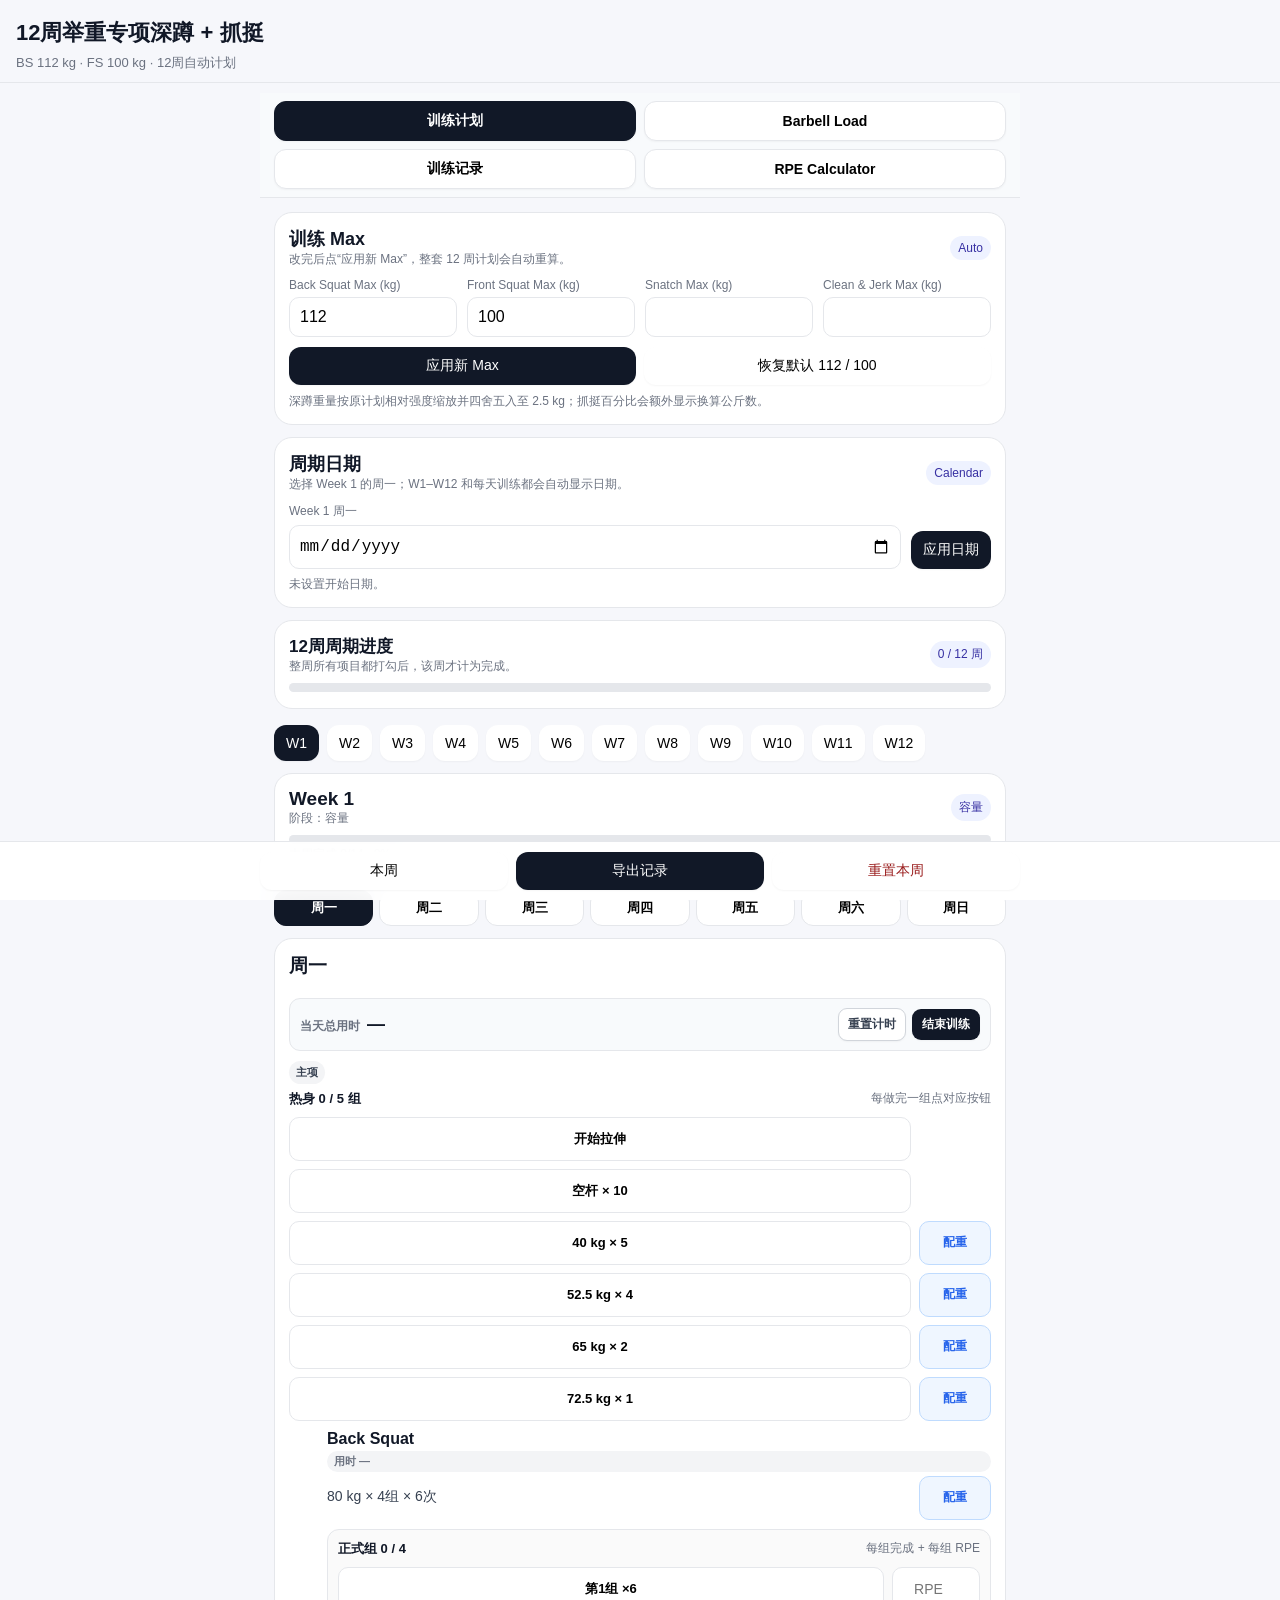
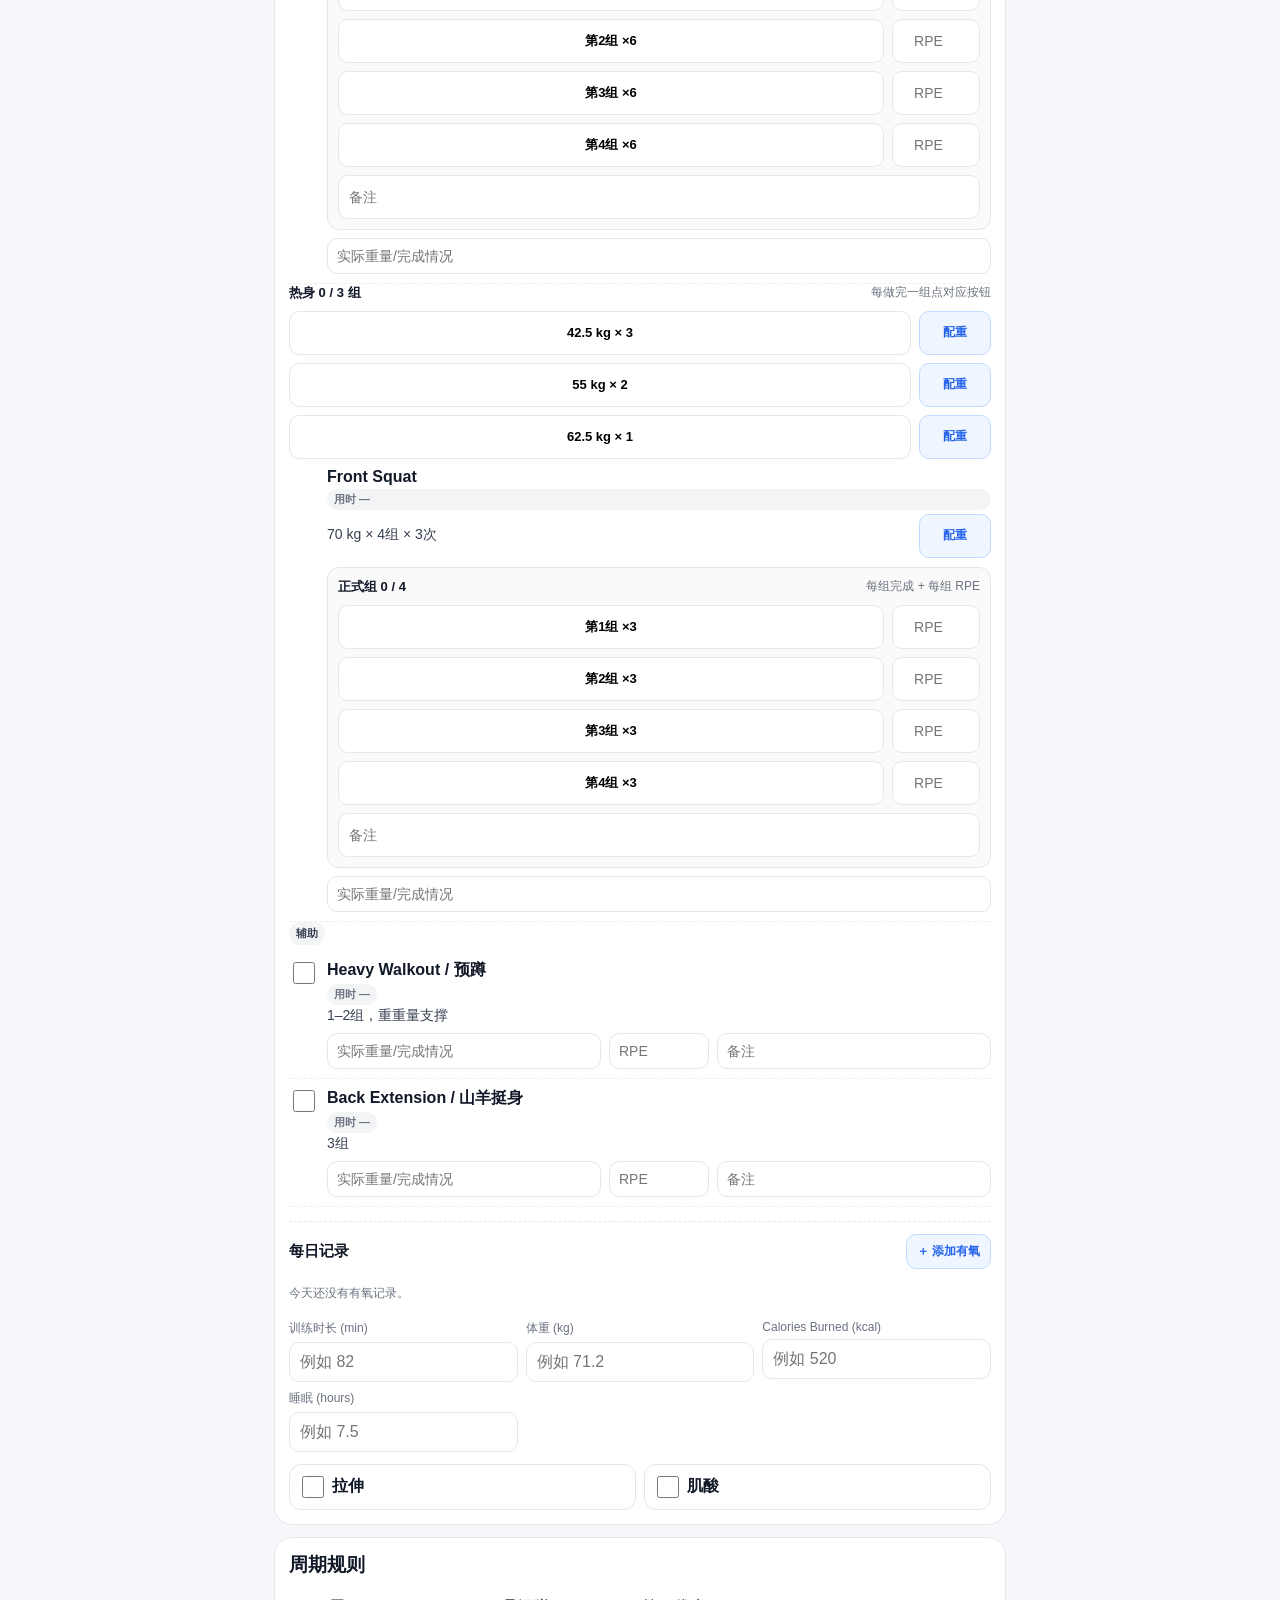
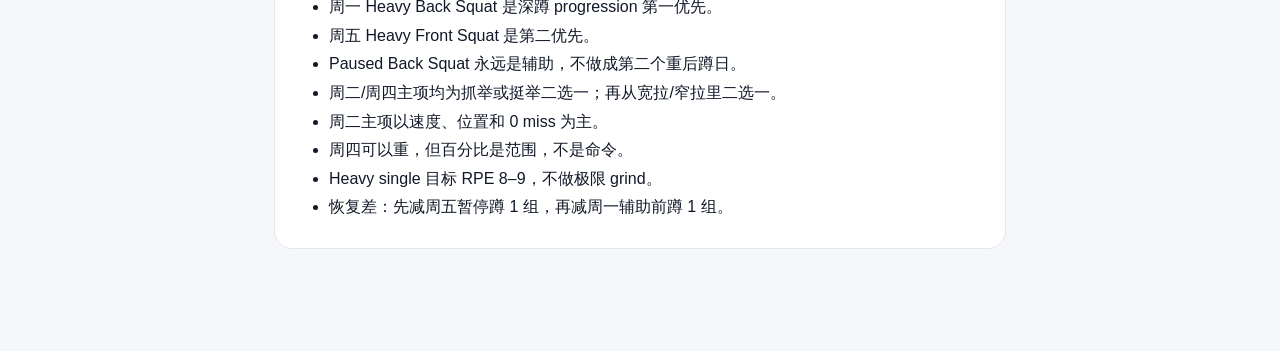
<file: index.html>
<!doctype html>
<html lang="zh-CN">
<head>
<meta charset="utf-8"/>
<meta content="width=device-width,initial-scale=1,viewport-fit=cover" name="viewport"/>
<meta content="yes" name="apple-mobile-web-app-capable"/>
<meta content="black-translucent" name="apple-mobile-web-app-status-bar-style"/>
<meta content="#111827" name="theme-color"/>
<link href="manifest.webmanifest" rel="manifest"/>
<link href="icon.svg" rel="apple-touch-icon"/>
<title>12周举重训练计划</title>
<link href="app.css?v=14" rel="stylesheet"/>
<link href="features.css?v=2" rel="stylesheet"/>
<link href="set-tracker.css?v=5" rel="stylesheet"/>
<link href="session.css?v=3" rel="stylesheet"/>
<link href="daily.css?v=1" rel="stylesheet"/>
<link href="rpe-calculator.css?v=1" rel="stylesheet"/>
<link href="olympic-warmup.css?v=1" rel="stylesheet"/>
<link href="records-dashboard.css?v=10" rel="stylesheet"/>
<link href="loader-visual.css?v=1" rel="stylesheet"/></head>
<body>
<header>
<h1>12周举重专项深蹲 + 抓挺</h1>
<div class="sub" id="maxSummary">BS 112 kg · FS 100 kg · 目标：BS 120 kg+</div>
</header>
<div class="wrap">
<div class="card">
<div class="weektitle"><div><h2 style="font-size:18px">训练 Max</h2><div class="small">改完后点“应用新 Max”，整套 12 周计划会自动重算。</div></div><span class="badge">Auto</span></div>
<div class="maxgrid">
<div class="maxbox"><label>Back Squat Max (kg)</label><input id="maxBS" inputmode="decimal" step="0.5" type="number"/></div>
<div class="maxbox"><label>Front Squat Max (kg)</label><input id="maxFS" inputmode="decimal" step="0.5" type="number"/></div>
<div class="maxbox"><label>Snatch Max (kg)</label><input id="maxSN" inputmode="decimal" step="0.5" type="number"/></div>
<div class="maxbox"><label>Clean &amp; Jerk Max (kg)</label><input id="maxCJ" inputmode="decimal" step="0.5" type="number"/></div>
</div>
<div class="applyrow"><button class="primary" onclick="applyMaxes()">应用新 Max</button><button onclick="restoreDefaultMaxes()">恢复默认 112 / 100</button></div>
<div class="small" style="margin-top:8px">深蹲重量按原计划相对强度缩放并四舍五入至 2.5 kg；抓挺百分比会额外显示换算公斤数。</div>
</div>
<div class="card">
<div class="weektitle"><div><h2 style="font-size:18px">周期日期</h2><div class="small">选择 Week 1 的周一；W1–W12 和每天训练都会自动显示日期。</div></div><span class="badge">Calendar</span></div>
<div class="schedrow"><div><label for="programStart">Week 1 周一</label><input id="programStart" type="date"/></div><button class="primary" id="applyStartDate" type="button">应用日期</button></div>
<div class="datehint" id="scheduleHint">未设置开始日期。</div>
</div>
<div class="card" id="cycleProgressCard">
<div class="cycle-progress-label"><div><strong>12周周期进度</strong><div class="small">整周所有项目都打勾后，该周才计为完成。</div></div><span class="badge" id="cycleProgressText">0 / 12 周</span></div>
<div class="progress"><div id="cycleProgressBar"></div></div>
</div>
<div class="toolbar" id="weekTabs"></div>
<div class="card">
<div class="weektitle"><div><h2 id="currentWeekLabel">Week 1</h2><div class="small" id="phaseLabel"></div></div><span class="badge" id="weekBadge"></span></div>
<div class="progress"><div id="progressBar"></div></div><div class="small" id="progressText"></div>
</div>
<div id="content"></div>
<div class="card rules"><h3 style="margin-top:0">周期规则</h3><ul>
<li>周一 Heavy Back Squat 是深蹲 progression 第一优先。</li>
<li>周五 Heavy Front Squat 是第二优先。</li>
<li>Paused Back Squat 永远是辅助，不做成第二个重后蹲日。</li>
<li>周二/周四主项均为抓举或挺举二选一；再从宽拉/窄拉里二选一。</li>
<li>周二主项以速度、位置和 0 miss 为主。</li>
<li>周四可以重，但百分比是范围，不是命令。</li>
<li>Heavy single 目标 RPE 8–9，不做极限 grind。</li>
<li>恢复差：先减周五暂停蹲 1 组，再减周一辅助前蹲 1 组。</li>
</ul></div>
</div>
<div class="footerbar"><div class="inner"><button onclick="jumpToday()">本周</button><button class="primary" onclick="exportData()">导出记录</button><button class="danger" onclick="resetWeek()">重置本周</button></div></div>
<script src="plan.js?v=19"></script>
<script src="app.js?v=17"></script>
<script src="warmup.js?v=9"></script>
<script src="loader-integrated.js?v=3"></script>
<script src="loader-reverse.js?v=5"></script>
<script src="features.js?v=1"></script>
<script src="trend.js?v=1"></script>
<script src="set-tracker.js?v=15"></script>
<script src="session.js?v=10"></script>
<script src="rpe-calculator.js?v=1"></script>
<script src="stretch.js?v=3"></script>
<script src="olympic-warmup.js?v=1"></script>
<script src="daily.js?v=3"></script>
<script src="records-dashboard.js?v=14"></script>
<script src="records-interactive.js?v=4"></script>
<script src="loader-visual.js?v=1"></script>
<script>if("serviceWorker" in navigator&&location.protocol.startsWith("http")){window.addEventListener("load",()=>navigator.serviceWorker.register("./sw.js").catch(()=>{}));}</script>
</body>
</html>
</file>
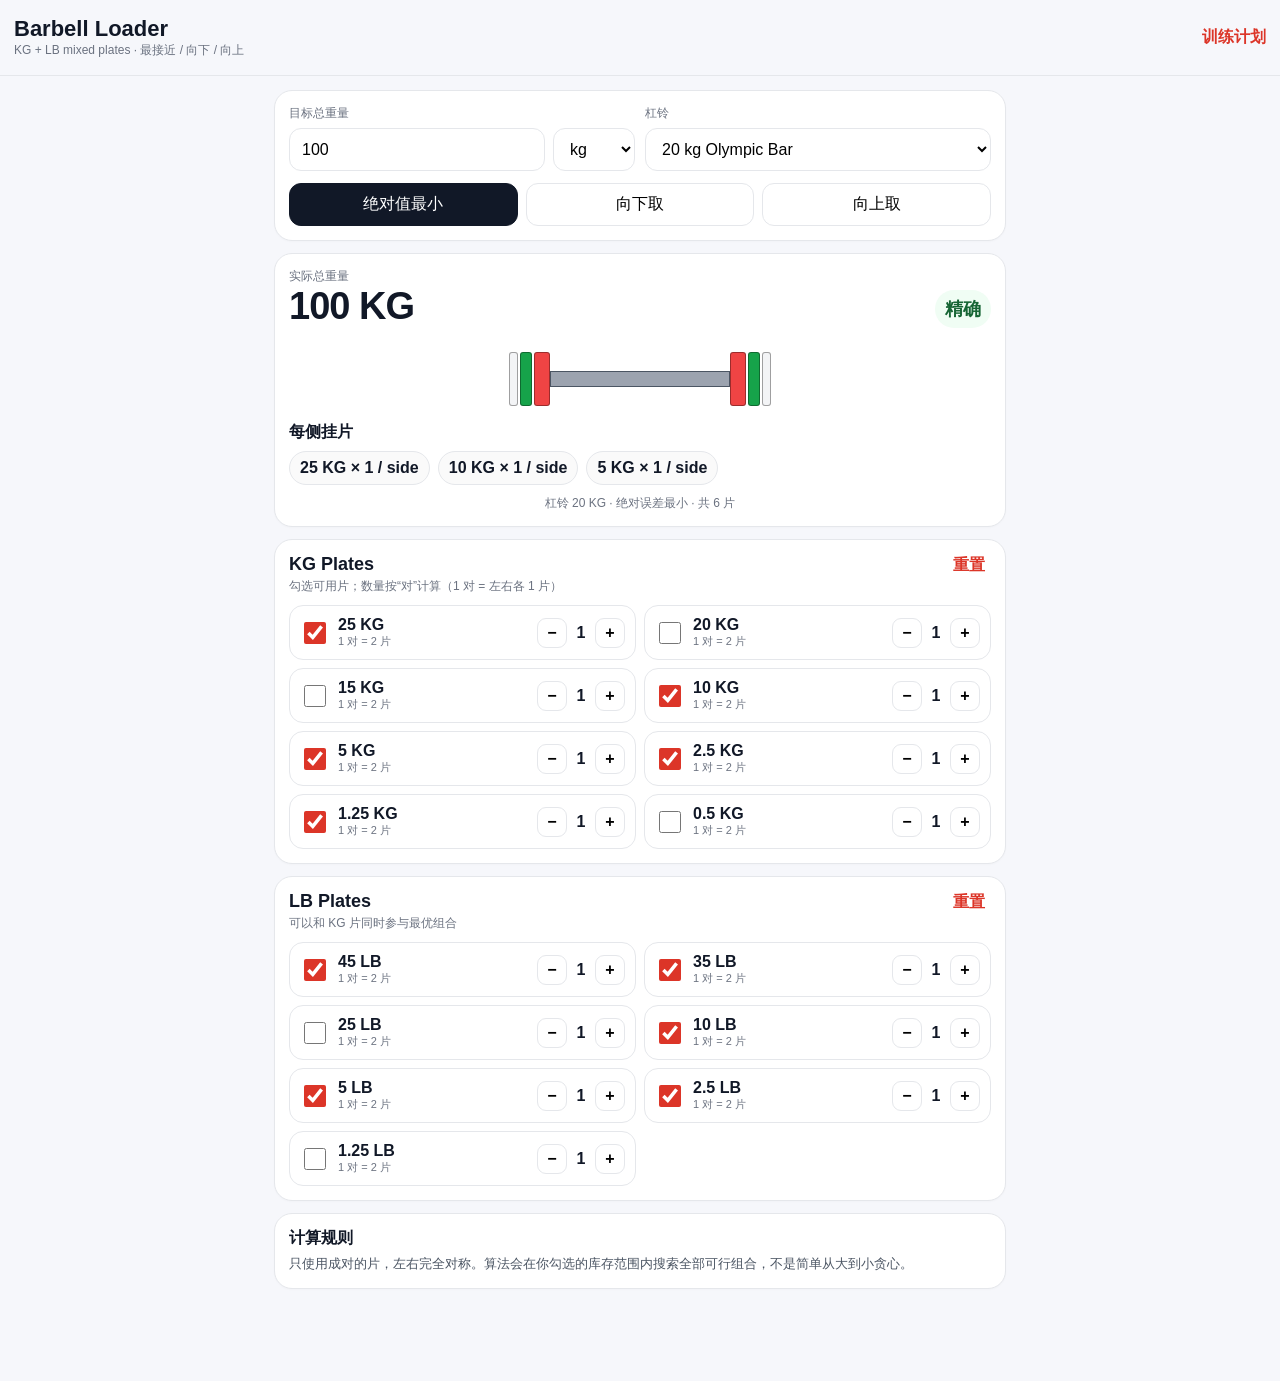
<file: barbell.html>
<!doctype html>
<html lang="zh-CN">
<head>
<meta charset="utf-8">
<meta name="viewport" content="width=device-width,initial-scale=1,viewport-fit=cover">
<meta name="theme-color" content="#111827">
<title>Mixed Plate Barbell Loader</title>
<link rel="stylesheet" href="barbell.css?v=1">
</head>
<body>
<header>
  <div>
    <h1>Barbell Loader</h1>
    <div class="sub">KG + LB mixed plates · 最接近 / 向下 / 向上</div>
  </div>
  <a href="./" class="back">训练计划</a>
</header>
<main class="wrap">
  <section class="card hero">
    <div class="grid2">
      <div>
        <label>目标总重量</label>
        <div class="weightinput"><input id="target" type="number" inputmode="decimal" step="0.1" value="100"><select id="targetUnit"><option value="kg">kg</option><option value="lb">lb</option></select></div>
      </div>
      <div>
        <label>杠铃</label>
        <select id="barPreset">
          <option value="20kg">20 kg Olympic Bar</option>
          <option value="15kg">15 kg Bar</option>
          <option value="45lb">45 lb Bar</option>
          <option value="custom">自定义</option>
        </select>
      </div>
    </div>
    <div class="custombar hidden" id="customBarRow">
      <label>自定义杠铃重量</label>
      <div class="weightinput"><input id="customBar" type="number" inputmode="decimal" step="0.1" value="20"><select id="customBarUnit"><option value="kg">kg</option><option value="lb">lb</option></select></div>
    </div>
    <div class="mode" id="modeButtons">
      <button data-mode="nearest" class="active">绝对值最小</button>
      <button data-mode="floor">向下取</button>
      <button data-mode="ceil">向上取</button>
    </div>
  </section>

  <section class="card result" id="resultCard">
    <div class="resulttop">
      <div><div class="small">实际总重量</div><div class="big" id="actual">—</div></div>
      <div class="delta" id="delta">—</div>
    </div>
    <div class="barviz"><div class="sleeve left" id="leftSleeve"></div><div class="shaft"></div><div class="sleeve right" id="rightSleeve"></div></div>
    <div class="perSideTitle">每侧挂片</div>
    <div class="platesResult" id="platesResult"></div>
    <div class="small center" id="explain"></div>
  </section>

  <section class="card">
    <div class="sectionhead"><div><h2>KG Plates</h2><div class="small">勾选可用片；数量按“对”计算（1 对 = 左右各 1 片）</div></div><button class="textbtn" data-reset="kg">重置</button></div>
    <div class="inventory" id="kgInventory"></div>
  </section>

  <section class="card">
    <div class="sectionhead"><div><h2>LB Plates</h2><div class="small">可以和 KG 片同时参与最优组合</div></div><button class="textbtn" data-reset="lb">重置</button></div>
    <div class="inventory" id="lbInventory"></div>
  </section>

  <section class="card note">
    <b>计算规则</b>
    <p>只使用成对的片，左右完全对称。算法会在你勾选的库存范围内搜索全部可行组合，不是简单从大到小贪心。</p>
  </section>
</main>
<script src="barbell.js?v=1"></script>
</body>
</html>
</file>
<file: app.css>
:root{
  --bg:#f6f7fb;--card:#fff;--text:#111827;--muted:#6b7280;--line:#e5e7eb;
  --accent:#111827;--good:#166534;--goodbg:#dcfce7;--warn:#92400e;--warnbg:#fef3c7;
}
*{box-sizing:border-box}
body{margin:0;font-family:-apple-system,BlinkMacSystemFont,"SF Pro Text","Segoe UI",sans-serif;background:var(--bg);color:var(--text)}
header{position:sticky;top:0;z-index:5;background:rgba(246,247,251,.92);backdrop-filter:blur(14px);padding:calc(18px + env(safe-area-inset-top)) 16px 10px;border-bottom:1px solid var(--line)}
h1{font-size:22px;margin:0 0 6px}
.sub{font-size:13px;color:var(--muted)}
.wrap{max-width:760px;margin:0 auto;padding:14px 14px 90px}
.toolbar{display:flex;gap:8px;overflow:auto;padding:4px 0 12px}
button,.pill{border:0;border-radius:12px;padding:10px 12px;background:#fff;box-shadow:0 1px 2px rgba(0,0,0,.04);font-size:14px}
button.active{background:var(--accent);color:white}
.card{background:var(--card);border:1px solid var(--line);border-radius:18px;padding:14px;margin-bottom:12px}
.weektitle{display:flex;justify-content:space-between;gap:12px;align-items:center}
.weektitle h2{font-size:19px;margin:0}
.badge{font-size:12px;padding:5px 8px;border-radius:999px;background:#eef2ff;color:#3730a3}
.day{margin-top:14px;border-top:1px solid var(--line);padding-top:12px}
.day:first-of-type{border-top:0}
.day h3{margin:0 0 8px;font-size:16px}
.exercise{display:grid;grid-template-columns:30px 1fr;gap:8px;padding:9px 0;border-bottom:1px dashed #eee}
.exercise:last-child{border-bottom:0}
input[type=checkbox]{width:22px;height:22px;margin-top:2px}
.exname{font-weight:650}
.prescription{font-size:14px;color:#374151;margin-top:2px}
.exercise-note{font-size:11px;line-height:1.4;color:#6b7280;margin-top:4px}
.fields{display:grid;grid-template-columns:1fr 90px;gap:8px;margin-top:8px}
.fields input,.notes,select{width:100%;border:1px solid var(--line);border-radius:10px;padding:9px;font-size:14px;background:#fff}
.notes{margin-top:8px;min-height:40px;resize:vertical}
.done{background:var(--goodbg)}
.done .exname{color:var(--good);text-decoration:line-through}
.progress{height:9px;background:#e5e7eb;border-radius:999px;overflow:hidden;margin:8px 0 2px}
.progress>div{height:100%;background:#111827;width:0}
.small{font-size:12px;color:var(--muted)}
.rules li{margin:7px 0;line-height:1.35}
.footerbar{position:fixed;bottom:0;left:0;right:0;padding:10px 14px calc(10px + env(safe-area-inset-bottom));background:rgba(255,255,255,.94);border-top:1px solid var(--line);backdrop-filter:blur(14px)}
.footerbar .inner{max-width:760px;margin:auto;display:flex;gap:8px}
.footerbar button{flex:1}
.primary{background:#111827;color:#fff}
.danger{color:#991b1b}
.hidden{display:none!important}
@media (min-width:640px){.fields{grid-template-columns:1fr 100px 1fr}.notes{margin-top:0}}
.maxgrid{display:grid;grid-template-columns:repeat(2,minmax(0,1fr));gap:10px;margin-top:10px}
.maxbox label{display:block;font-size:12px;color:var(--muted);margin-bottom:5px}
.maxbox input{width:100%;border:1px solid var(--line);border-radius:10px;padding:10px;font-size:16px;background:#fff}
.applyrow{display:flex;gap:8px;margin-top:10px}
.applyrow button{flex:1}
.calc{font-size:13px;color:#0f766e;margin-top:3px;font-weight:600}
@media (min-width:640px){.maxgrid{grid-template-columns:repeat(4,minmax(0,1fr))}}
.sectiontag{display:inline-block;font-size:11px;font-weight:700;padding:4px 7px;border-radius:999px;background:#f3f4f6;color:#374151;margin-bottom:6px}
.choicebox{margin:8px 0 12px;padding:10px;border:1px solid var(--line);border-radius:12px;background:#fafafa}
.choicebox label{display:block;font-size:12px;color:var(--muted);margin-bottom:5px}
.choicebox select{width:100%;border:1px solid var(--line);border-radius:10px;padding:10px;font-size:14px;background:#fff}
.helper{font-size:12px;color:var(--muted);margin-top:4px}
.schedrow{display:grid;grid-template-columns:minmax(0,1fr) auto;gap:10px;align-items:end;margin-top:10px}
.schedrow label{display:block;font-size:12px;color:var(--muted);margin-bottom:5px}
.schedrow input[type=date]{width:100%;min-height:44px;border:1px solid var(--line);border-radius:10px;padding:9px;font-size:16px;background:#fff}
.datehint{font-size:12px;color:var(--muted);margin-top:7px;line-height:1.4}
.daydate{font-size:12px;color:var(--muted);font-weight:500;margin-left:6px}
.tabdate{display:block;font-size:10px;opacity:.75;margin-top:2px}
button.week-complete{background:#dcfce7;color:#166534;border:1px solid #86efac}
button.week-complete.active{background:#166534;color:#fff}
.cycle-complete{border-color:#86efac;background:#f0fdf4}
.cycle-progress-label{display:flex;justify-content:space-between;align-items:center;gap:10px}
.cycle-progress-label strong{font-size:17px}
@media (max-width:460px){.schedrow{grid-template-columns:1fr}.schedrow button{width:100%}}
</file>
<file: features.css>
.today-banner,.tools-card{background:#fff;border:1px solid var(--line);border-radius:18px;padding:14px;margin-bottom:12px}.today-banner{border-color:#bfdbfe;background:#eff6ff}.today-mode> .card,.today-mode> .toolbar{display:none}.today-mode #content>.card.today-day-hidden{display:none}.today-mode #content>.card{display:block}.feature-actions{display:flex;flex-wrap:wrap;gap:7px;margin-top:7px}.feature-btn{border:1px solid var(--line);background:#fff;border-radius:9px;padding:6px 9px;font-size:12px;font-weight:800}.feature-btn.primary-mini{background:#111827;color:#fff;border-color:#111827}.warmup-load-btn{border:1px solid #cbd5e1;background:#fff;border-radius:7px;padding:2px 6px;font-size:11px;margin-left:4px}.timer-float{position:fixed;right:14px;bottom:78px;z-index:900;background:#111827;color:#fff;border-radius:16px;padding:10px 12px;min-width:170px;box-shadow:0 8px 25px rgba(0,0,0,.18)}.timer-float.hidden{display:none}.timer-main{font-size:24px;font-weight:900;letter-spacing:.04em}.timer-sub{font-size:11px;opacity:.75}.timer-controls{display:flex;gap:5px;margin-top:7px}.timer-controls button{flex:1;border:0;border-radius:8px;padding:6px;background:#374151;color:#fff}.tools-grid{display:grid;grid-template-columns:repeat(2,minmax(0,1fr));gap:10px}.metric{border:1px solid var(--line);border-radius:12px;padding:10px;background:#fafafa}.metric b{display:block;font-size:20px;margin-top:3px}.history-table{width:100%;border-collapse:collapse;font-size:12px}.history-table th,.history-table td{text-align:left;padding:7px 5px;border-bottom:1px solid var(--line)}.tools-card div:has(>.history-table){display:none}.backup-row{display:flex;flex-wrap:wrap;gap:8px}.backup-row button,.backup-row label{border:1px solid var(--line);background:#fff;border-radius:10px;padding:9px 11px;font-weight:800;font-size:13px}.backup-row label{cursor:pointer}.backup-row input{display:none}.quick-box{margin-top:8px;padding:9px 10px;border-radius:10px;background:#f8fafc;border:1px dashed #cbd5e1;font-size:12px}.quick-good{color:#166534;font-weight:800}.feature-modal{position:fixed;inset:0;background:rgba(17,24,39,.45);z-index:1200;display:flex;align-items:flex-end;justify-content:center;padding:14px}.feature-modal.hidden{display:none}.feature-sheet{width:min(580px,100%);max-height:85vh;overflow:auto;background:#fff;border-radius:20px;padding:16px}.feature-sheet h3{margin:0 0 10px}.warmup-plan-row{padding:9px 0;border-bottom:1px solid var(--line)}.warmup-plan-row:last-child{border-bottom:0}.warmup-plan-row .chips{display:flex;flex-wrap:wrap;gap:5px;margin-top:5px}.warmup-plan-row .chip{border:1px solid var(--line);border-radius:999px;padding:4px 7px;font-size:11px;background:#fafafa}.current-load{font-size:12px;margin-top:7px;color:var(--muted)}@media(max-width:560px){.tools-grid{grid-template-columns:1fr}.timer-float{left:14px;right:14px;bottom:76px}.app-tabs{grid-template-columns:repeat(2,1fr)!important}}
</file>
<file: set-tracker.css>
.quick-load-btn,#setCurrentBar,.feature-actions,.warmup-box{display:none!important}
.exercise.has-set-tracker>input[type=checkbox]{visibility:hidden;pointer-events:none}
.set-tracker{margin-top:9px;padding:10px;border:1px solid var(--line);border-radius:12px;background:#fafafa}
.set-tracker-top,.warmup-record-head{display:flex;align-items:center;justify-content:space-between;gap:8px;flex-wrap:wrap}
.set-tracker-count,.warmup-record-head>span:first-child{font-size:13px;font-weight:800}
.set-tracker-count.complete{color:var(--good)}
.work-set-rows{display:grid;gap:8px;margin-top:9px}
.work-set-row{display:grid;grid-template-columns:minmax(0,1fr) 88px;gap:8px;align-items:center}
.work-set-btn,.warmup-set-btn{min-height:44px;border:1px solid var(--line);background:#fff;border-radius:10px;padding:9px 8px;font-size:13px;font-weight:800;box-shadow:none}
.work-set-btn.done,.warmup-set-btn.done{background:#dcfce7;border-color:#86efac;color:#166534}
.set-rpe,.set-note{width:100%;min-height:44px;border:1px solid var(--line);border-radius:10px;padding:9px 10px;background:#fff;font-size:14px}
.set-rpe{text-align:center}
.set-note-wrap{margin-top:8px}
.fields.fields-settracker{grid-template-columns:minmax(0,1fr)!important}
.fields.fields-settracker .legacy-hidden-field{display:none!important}
.warmup-set-buttons{display:grid;gap:8px;margin-top:9px}
.warmup-set-row{display:grid;grid-template-columns:minmax(0,1fr) 72px;gap:8px;align-items:center}
.warmup-load-inline{min-height:44px;border:1px solid #bfdbfe;background:#eff6ff;color:#2563eb;border-radius:10px;padding:8px 6px;font-size:12px;font-weight:800;box-shadow:none}
.exercise.has-set-tracker>div{display:grid;grid-template-columns:minmax(0,1fr) 72px;column-gap:8px;align-items:center}
.exercise.has-set-tracker>div>.exname,.exercise.has-set-tracker>div>.exercise-time-summary,.exercise.has-set-tracker>div>.set-tracker,.exercise.has-set-tracker>div>.fields{grid-column:1/-1}
.exercise.has-set-tracker>div>.prescription{grid-column:1;margin-top:2px}
.exercise.has-set-tracker>div>.load-btn{grid-column:2;margin:4px 0 0!important;min-height:44px!important;border:1px solid #bfdbfe!important;background:#eff6ff!important;color:#2563eb!important;border-radius:10px!important;padding:8px 6px!important;font-size:12px!important;font-weight:800!important;box-shadow:none!important}
@media(max-width:560px){.work-set-row{grid-template-columns:minmax(0,1fr) 78px}.warmup-set-row{grid-template-columns:minmax(0,1fr) 68px}.exercise.has-set-tracker>div{grid-template-columns:minmax(0,1fr) 68px}.work-set-btn,.warmup-set-btn,.set-rpe,.set-note,.warmup-load-inline,.exercise.has-set-tracker>div>.load-btn{min-height:48px!important;font-size:14px!important}}
</file>
<file: session.css>
#restTimer,.session-force-hide{display:none!important}
.workout-stopwatch{position:fixed;left:14px;right:14px;bottom:76px;z-index:950;max-width:732px;margin:auto;background:#111827;color:#fff;border-radius:16px;padding:10px 12px;display:flex;align-items:center;justify-content:space-between;gap:12px;box-shadow:0 8px 24px rgba(0,0,0,.18)}
.session-hidden{display:none!important}.session-small{font-size:11px;opacity:.72}.session-time{font-size:24px;font-weight:900;letter-spacing:.03em}.session-float-actions{display:flex;gap:7px}.session-float-actions button{border:0;background:#374151;color:#fff;border-radius:9px;padding:8px 10px;font-weight:800}
.day-session-summary{display:flex;align-items:center;justify-content:space-between;gap:10px;margin:6px 0 10px;padding:9px 10px;border:1px solid var(--line);border-radius:11px;background:#f8fafc}.day-session-summary>div:first-child{display:flex;align-items:baseline;gap:7px;flex-wrap:wrap}.day-session-summary span{font-size:12px;color:var(--muted);font-weight:700}.day-session-summary b{font-size:18px}.day-session-summary small{font-size:11px;color:var(--muted)}.day-session-actions{display:flex;gap:6px;align-items:center}.day-session-end{border:0;background:#111827;color:#fff;border-radius:9px;padding:7px 10px;font-size:12px;font-weight:800}.day-session-reset{border:1px solid #d1d5db;background:#fff;color:#374151;border-radius:9px;padding:7px 9px;font-size:12px;font-weight:800}
.exercise-time-summary{display:inline-block;margin-top:3px;padding:3px 7px;border-radius:999px;background:#f3f4f6;color:#6b7280;font-size:11px;font-weight:800}.exercise-time-summary.active{background:#dbeafe;color:#1d4ed8}
@media(max-width:560px){.workout-stopwatch{bottom:76px}.day-session-summary{align-items:flex-start}.day-session-summary b{font-size:17px}}
</file>
<file: daily.css>
.day-tabs{display:grid;grid-template-columns:repeat(7,minmax(0,1fr));gap:6px;margin:0 0 12px}.day-tab{min-width:0;border:1px solid var(--line);background:#fff;border-radius:12px;padding:8px 4px;box-shadow:none;font-weight:800}.day-tab span{display:block;font-size:13px}.day-tab small{display:block;margin-top:3px;font-size:10px;color:var(--muted);font-weight:600}.day-tab.active{background:#111827;color:#fff;border-color:#111827}.day-tab.active small{color:#d1d5db}.day-tab.day-complete{background:#dcfce7;color:#166534;border-color:#86efac}.day-tab.day-complete small{color:#166534}.day-tab.day-complete.active{background:#166534;color:#fff;border-color:#166534}.day-tab.day-complete.active small{color:#dcfce7}.daily-day-hidden{display:none!important}.daily-wellness{margin-top:14px;padding-top:12px;border-top:1px dashed var(--line)}.daily-wellness-title{display:flex;align-items:center;justify-content:space-between;gap:10px;margin-bottom:10px}.daily-wellness-title b{font-size:15px}.add-cardio{border:1px solid #bfdbfe;background:#eff6ff;color:#2563eb;border-radius:10px;padding:8px 10px;font-size:12px;font-weight:800;box-shadow:none}.cardio-list{display:grid;gap:8px}.cardio-empty{font-size:12px;color:var(--muted);padding:6px 0}.cardio-row{display:grid;grid-template-columns:auto minmax(0,1fr) minmax(0,1fr) auto;gap:8px;align-items:end;padding:9px;border:1px solid var(--line);border-radius:12px;background:#fafafa}.cardio-label{font-size:12px;font-weight:800;align-self:center}.cardio-row label{font-size:11px;color:var(--muted)}.cardio-row input{width:100%;margin-top:4px;border:1px solid var(--line);border-radius:9px;padding:8px;background:#fff;font-size:14px}.cardio-delete{border:0;background:#fff;color:#991b1b;border-radius:9px;padding:8px;font-size:11px;box-shadow:none}.daily-checks{display:grid;grid-template-columns:1fr 1fr;gap:8px;margin-top:10px}.daily-checks label{display:flex;align-items:center;gap:8px;padding:11px 12px;border:1px solid var(--line);border-radius:12px;background:#fff;font-weight:800}.daily-checks input{width:22px;height:22px;margin:0}.daily-rest-card h3{margin-bottom:4px}@media(max-width:560px){.day-tabs{gap:4px}.day-tab{padding:8px 2px}.day-tab span{font-size:12px}.day-tab small{font-size:9px}.cardio-row{grid-template-columns:1fr 1fr}.cardio-label{grid-column:1/-1}.cardio-delete{grid-column:2;justify-self:end}.daily-checks{grid-template-columns:1fr 1fr}}
</file>
<file: rpe-calculator.css>
.rpe-card{background:#fff;border:1px solid var(--line);border-radius:18px;padding:14px;margin-bottom:12px}.rpe-card h3{margin:0 0 12px}.rpe-grid{display:grid;grid-template-columns:repeat(3,1fr);gap:10px}.rpe-grid label{display:flex;flex-direction:column;gap:6px;font-weight:700}.rpe-grid input,.rpe-grid select{width:100%;box-sizing:border-box;border:1px solid var(--line);border-radius:10px;padding:10px;background:#fff;font:inherit}.rpe-result{margin-top:14px;border:1px solid var(--line);border-radius:14px;padding:14px;display:flex;justify-content:space-between;align-items:center;gap:12px}.rpe-result span{color:var(--muted);font-weight:700}.rpe-result b{font-size:24px}.rpe-round{font-size:14px;color:var(--muted);margin-left:6px}.app-tabs{grid-template-columns:repeat(2,minmax(0,1fr))}@media(max-width:560px){.rpe-grid{grid-template-columns:1fr}.app-tabs button{font-size:14px;padding:10px 6px}}
</file>
<file: olympic-warmup.css>
.olympic-warmup-record{margin:8px 0 10px;padding:12px;border:1px solid var(--line);border-radius:14px;background:#fafafa}.olympic-warmup-head{display:flex;align-items:center;justify-content:space-between;gap:10px;margin-bottom:10px}.olympic-warmup-actions{display:grid;grid-template-columns:1fr;gap:8px}.olympic-warmup-actions button{width:100%;min-height:46px;font-weight:800}.olympic-warmup-start.done{background:#dcfce7;color:#166534;border:1px solid #86efac}.olympic-warmup-finish{display:none;background:#111827;color:#fff}.olympic-warmup-time-summary{margin:0;white-space:nowrap}
</file>
<file: records-dashboard.css>
.daily-metrics-grid{display:grid;grid-template-columns:repeat(3,minmax(0,1fr));gap:8px;margin:12px 0}.daily-metrics-grid label{font-size:12px;color:var(--muted)}.daily-metrics-grid input{width:100%;margin-top:5px;border:1px solid var(--line);border-radius:10px;padding:10px;font-size:16px;background:#fff}
.records-dashboard{display:grid;gap:10px;width:auto;max-width:none;min-width:0;margin:0 0 10px}
.records-summary-grid{display:grid;grid-template-columns:repeat(2,minmax(0,1fr));gap:10px}
.records-stat{border:1px solid #e5e5ea;border-radius:18px;padding:14px;background:#fff;box-shadow:0 1px 2px rgba(0,0,0,.025)}
.records-stat .label{font-size:12px;color:#8e8e93}.records-stat .value{font-size:24px;font-weight:800;margin-top:4px}.records-stat .subvalue{font-size:12px;color:#8e8e93;margin-top:3px}
.records-chart-card{--metric-color:#007aff;--metric-soft:rgba(0,122,255,.10);border:1px solid #e5e5ea;border-radius:18px;padding:12px 12px 10px;background:#fff;box-shadow:0 1px 3px rgba(0,0,0,.035);min-width:0;overflow:hidden}
.records-chart-card.metric-training{--metric-color:#ff9f0a;--metric-soft:rgba(255,159,10,.11)}
.records-chart-card.metric-weight{--metric-color:#bf5af2;--metric-soft:rgba(191,90,242,.11)}
.records-chart-card.metric-calories{--metric-color:#ff375f;--metric-soft:rgba(255,55,95,.10)}
.records-chart-card.metric-miles{--metric-color:#30b0c7;--metric-soft:rgba(48,176,199,.11)}
.records-chart-card.metric-sleep{--metric-color:#5e5ce6;--metric-soft:rgba(94,92,230,.11)}
.records-chart-head{display:flex;justify-content:space-between;gap:10px;align-items:flex-start;margin-bottom:5px}
.records-chart-title{font-weight:800;font-size:16px;letter-spacing:-.015em}
.records-chart-head-right{display:flex;align-items:center;justify-content:flex-end;gap:8px;flex-wrap:wrap}
.records-chart-latest{font-size:12px;color:#8e8e93}.records-chart-card .records-chart-latest strong{color:var(--metric-color)}
.records-span-toggle{border:1px solid #d1d1d6;border-radius:999px;background:var(--metric-soft);color:var(--metric-color);padding:4px 8px;font-size:10px;font-weight:750;white-space:nowrap;box-shadow:none}
.records-span-toggle:active{transform:scale(.97)}
.records-chart-scroll{overflow-x:auto;overflow-y:hidden;-webkit-overflow-scrolling:touch;padding-bottom:5px;scrollbar-width:thin;min-width:0;max-width:100%}
.records-chart-scroll::-webkit-scrollbar{height:6px}.records-chart-scroll::-webkit-scrollbar-thumb{background:#c7c7cc;border-radius:999px}.records-chart-scroll::-webkit-scrollbar-track{background:#f2f2f7;border-radius:999px}
.records-chart{width:100%;max-width:100%;min-width:0;height:118px;display:block;overflow:visible}.records-chart.records-chart-wide{max-width:none;min-width:640px;height:118px}
.records-scroll-hint{text-align:right;font-size:10px;color:#8e8e93;margin-top:2px}
.records-chart-overview[hidden],.records-chart-detail[hidden]{display:none}
.records-chart-empty{height:72px;display:flex;align-items:center;justify-content:center;color:#8e8e93;font-size:13px}
.records-chart-grid{stroke:#e5e5ea;stroke-width:1}
.records-chart-line{fill:none;stroke:var(--metric-color);stroke-width:3;stroke-linecap:round;stroke-linejoin:round}
.records-chart-dot{fill:#fff;stroke:var(--metric-color);stroke-width:2.5;transition:r .12s ease,fill .12s ease}
.records-chart-dot.selected{r:5;fill:var(--metric-color)}
.records-chart-hit{fill:transparent;stroke:none;cursor:pointer;touch-action:manipulation}
.records-chart-label{font-size:9px;fill:#aeaeb2}.records-chart-value{font-size:10px;fill:#636366}
.records-chart-interactive{position:relative}
.records-point-tooltip{position:absolute;z-index:4;transform:translate(-50%,-100%);background:rgba(28,28,30,.94);color:#fff;border-radius:12px;padding:8px 11px;min-width:86px;text-align:center;pointer-events:none;box-shadow:0 8px 22px rgba(0,0,0,.18);font-size:12px;line-height:1.25;backdrop-filter:blur(12px);-webkit-backdrop-filter:blur(12px)}
.records-point-tooltip b{display:block;font-size:11px;font-weight:650;opacity:.72;margin-bottom:2px}.records-point-tooltip span{display:block;font-size:14px;font-weight:800;color:#fff}
.records-point-tooltip:after{content:"";position:absolute;left:50%;bottom:-5px;transform:translateX(-50%);border-left:5px solid transparent;border-right:5px solid transparent;border-top:5px solid rgba(28,28,30,.94)}
.records-note{font-size:12px;color:#8e8e93;line-height:1.45}
@media(max-width:560px){.records-dashboard{width:auto!important;max-width:none!important;min-width:0!important;margin-left:0!important;margin-right:0!important}.records-chart-card{width:auto!important;max-width:100%!important;min-width:0!important}.daily-metrics-grid{grid-template-columns:1fr}.records-summary-grid{grid-template-columns:1fr 1fr}.records-chart-head{align-items:flex-start}.records-chart-head-right{max-width:60%}.records-chart-card{border-radius:17px;padding:10px 10px 8px}.records-chart-title{font-size:15px}.records-chart{height:108px}.records-chart.records-chart-wide{height:108px}.records-chart-latest{font-size:11px}.records-span-toggle{padding:4px 7px;font-size:10px}}
</file>
<file: loader-visual.css>
.loader-preview-wrap{margin-top:14px;padding:12px;border:1px solid var(--line);border-radius:14px;background:#f8fafc;overflow:hidden}.loader-preview-title{display:flex;align-items:baseline;justify-content:space-between;gap:10px;margin-bottom:10px}.loader-bar-preview{display:flex;align-items:center;min-height:154px;overflow-x:auto;padding:10px 6px 8px}.loader-bar-shaft{flex:0 0 28px;height:12px;background:#9ca3af;border-radius:6px 0 0 6px}.loader-bar-collar{flex:0 0 42px;height:42px;display:flex;align-items:center;justify-content:center;background:#6b7280;color:#fff;font-size:10px;font-weight:900;border:2px solid #4b5563;border-radius:6px;z-index:2}.loader-preview-plates{display:flex;align-items:center;gap:3px;min-width:max-content}.loader-bar-sleeve{flex:1 0 56px;min-width:56px;height:28px;background:#9ca3af;border:2px solid #6b7280;border-left:0;border-radius:0 8px 8px 0}.loader-plate-shape{width:46px;flex:0 0 46px;border-radius:7px;border:2px solid rgba(17,24,39,.55);display:flex;flex-direction:column;align-items:center;justify-content:center;font-weight:900;line-height:1;color:#111827;box-shadow:inset 0 0 0 1px rgba(255,255,255,.25)}.loader-plate-shape span{font-size:16px}.loader-plate-shape small{font-size:10px;margin-top:5px}.plate-kg-25{background:#ef5b4c;color:#fff}.plate-kg-20{background:#2563eb;color:#fff}.plate-kg-15{background:#facc15}.plate-kg-10{background:#22c55e}.plate-kg-5{background:#f8fafc}.plate-kg-small{background:#d1d5db}.plate-lb-45{background:#4b5563;color:#fff}.plate-lb-35{background:#6b7280;color:#fff}.plate-lb-25{background:#16a34a;color:#fff}.plate-lb-10{background:#374151;color:#fff}.plate-lb-small{background:#9ca3af;color:#fff}.loader-preview-empty{color:var(--muted);font-size:13px;padding:8px}.loader-plates{align-items:center}@media(max-width:560px){.loader-preview-wrap{padding:10px}.loader-plate-shape{width:40px;flex-basis:40px}.loader-plate-shape span{font-size:14px}.loader-bar-collar{flex-basis:38px}.loader-bar-shaft{flex-basis:22px}}
</file>
<file: barbell.css>
:root{--bg:#f6f7fb;--card:#fff;--text:#111827;--muted:#6b7280;--line:#e5e7eb;--accent:#dc3528;--good:#166534;--bad:#b91c1c}
*{box-sizing:border-box}body{margin:0;font-family:-apple-system,BlinkMacSystemFont,"Segoe UI",sans-serif;background:var(--bg);color:var(--text)}
header{position:sticky;top:0;z-index:5;display:flex;justify-content:space-between;align-items:center;padding:16px max(14px,env(safe-area-inset-left));background:rgba(246,247,251,.95);backdrop-filter:blur(12px);border-bottom:1px solid var(--line)}h1{font-size:22px;margin:0}.sub,.small{font-size:12px;color:var(--muted)}.back{color:var(--accent);text-decoration:none;font-weight:700}.wrap{max-width:760px;margin:auto;padding:14px 14px 80px}.card{background:var(--card);border:1px solid var(--line);border-radius:18px;padding:14px;margin-bottom:12px;box-shadow:0 1px 2px rgba(0,0,0,.02)}label{display:block;font-size:12px;color:var(--muted);margin-bottom:6px}input,select,button{font:inherit}input,select{width:100%;border:1px solid var(--line);border-radius:12px;padding:11px 12px;background:#fff;font-size:16px}.grid2{display:grid;grid-template-columns:1fr 1fr;gap:10px}.weightinput{display:grid;grid-template-columns:1fr 82px;gap:8px}.custombar{margin-top:10px}.hidden{display:none}.mode{display:grid;grid-template-columns:repeat(3,1fr);gap:8px;margin-top:12px}.mode button{border:1px solid var(--line);background:#fff;border-radius:12px;padding:10px}.mode button.active{background:#111827;color:#fff;border-color:#111827}.resulttop{display:flex;justify-content:space-between;align-items:end}.big{font-size:38px;font-weight:800;letter-spacing:-1px}.delta{font-size:18px;font-weight:800;padding:7px 10px;border-radius:999px;background:#f3f4f6}.delta.pos{color:var(--bad);background:#fef2f2}.delta.neg{color:#1d4ed8;background:#eff6ff}.delta.zero{color:var(--good);background:#f0fdf4}.barviz{display:grid;grid-template-columns:1fr minmax(80px,180px) 1fr;align-items:center;margin:22px 0 14px}.shaft{height:16px;background:#9ca3af;border:1px solid #4b5563}.sleeve{height:58px;display:flex;align-items:center;gap:2px}.sleeve.left{justify-content:flex-end}.sleeve.right{justify-content:flex-start}.miniPlate{height:54px;min-width:8px;border-radius:3px;border:1px solid rgba(0,0,0,.35)}.perSideTitle{font-weight:800;margin-bottom:8px}.platesResult{display:flex;gap:8px;flex-wrap:wrap}.plateTag{border:1px solid var(--line);border-radius:999px;padding:7px 10px;background:#fafafa;font-weight:700}.center{text-align:center;margin-top:10px}.sectionhead{display:flex;justify-content:space-between;align-items:start;gap:10px}.sectionhead h2{font-size:18px;margin:0 0 3px}.textbtn{border:0;background:none;color:var(--accent);font-weight:700}.inventory{display:grid;grid-template-columns:repeat(2,minmax(0,1fr));gap:8px;margin-top:10px}.inv{display:grid;grid-template-columns:auto 1fr auto;gap:9px;align-items:center;border:1px solid var(--line);border-radius:14px;padding:10px}.inv input[type=checkbox]{width:22px;height:22px;accent-color:var(--accent)}.invname{font-weight:800}.invsub{font-size:11px;color:var(--muted)}.stepper{display:flex;align-items:center;gap:5px}.stepper button{width:30px;height:30px;border:1px solid var(--line);background:#fff;border-radius:9px;font-weight:800}.count{min-width:18px;text-align:center;font-weight:800}.note p{margin:6px 0 0;color:#4b5563;font-size:13px;line-height:1.45}@media(max-width:560px){.grid2{grid-template-columns:1fr}.inventory{grid-template-columns:1fr}.big{font-size:34px}}
</file>
